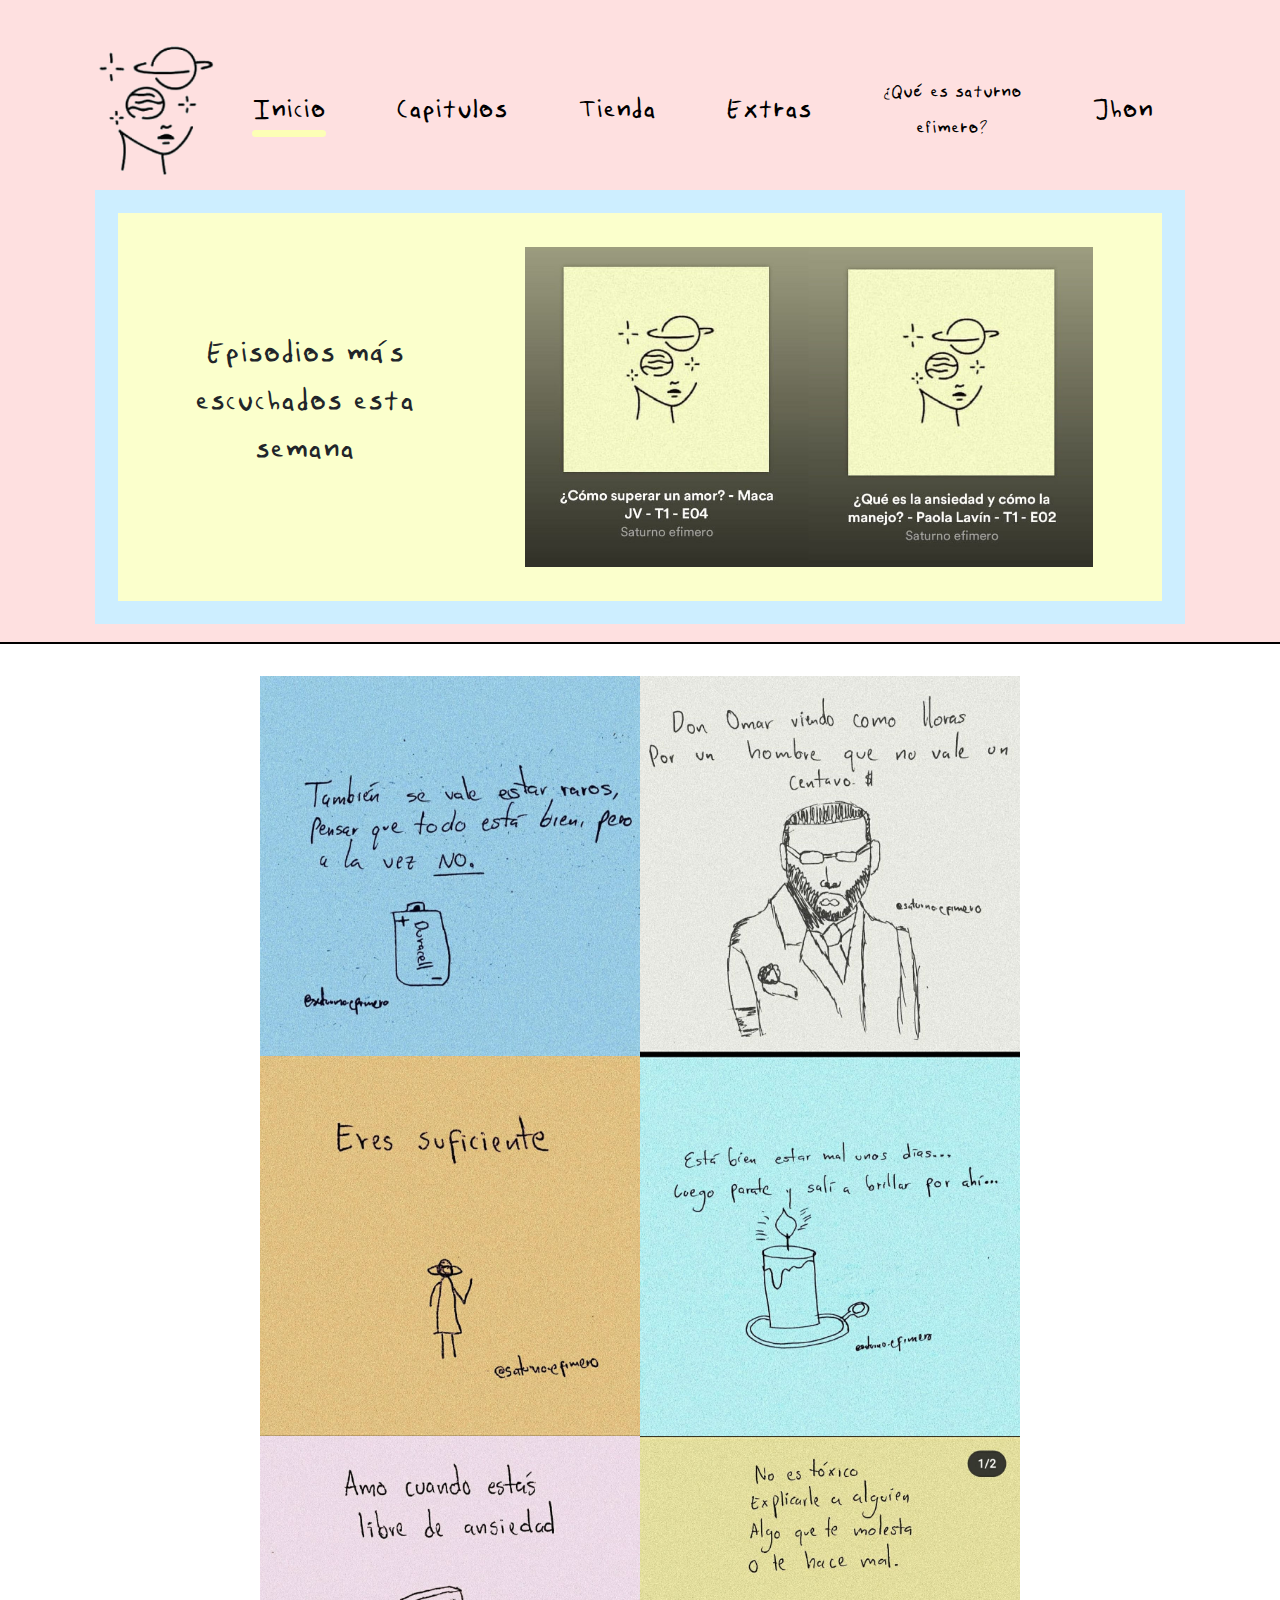
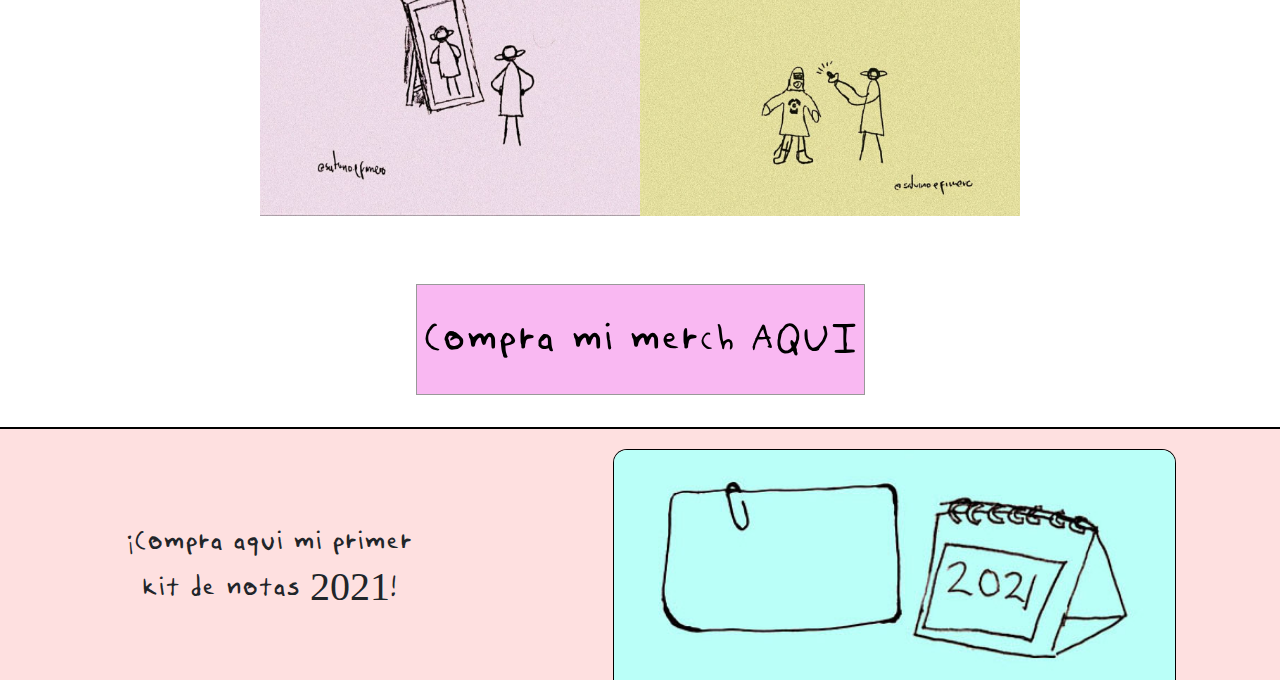
<file: index.html>
<!DOCTYPE html>
<html lang="en">
<head>
  <!-- Required meta tags -->
  <meta charset="UTF-8">
  <meta http-equiv="X-UA-Compatible" content="IE=edge">
  <meta name="viewport" content="width=device-width, initial-scale=1">
  <link rel="icon" href="assets/img/favicon.ico" type="image/x-icon"> 
  
  <!-- Bootstrap CSS -->
  <link rel="stylesheet" href="https://maxcdn.bootstrapcdn.com/bootstrap/4.0.0/css/bootstrap.min.css">
  <link rel="stylesheet" href="assets/css/common.css">
  <link rel="stylesheet" href="assets/css/nav.css">
  <link rel="stylesheet" href="assets/css/footer.css">
  <link rel="stylesheet" href="assets/css/notices.css">
  <link rel="stylesheet" href="assets/css/merch.css">

  <title>Saturno Efimero</title>
</head>
<body>
  <div class="container-fluid p-0">
    
    <!-- Navegador -->

    <div class="row row-nav">
      <div class="col-md">
        <nav class="nav-web">
          <a href="index.html">
            <img src="assets/img/logo.png" alt="Logotipo Web" />
          </a>
          <ul>
            <li>
              <a class="nav-active" href="index.html">Inicio <hr /></a>
            </li>
            <li>
              <a href="capitulos.html">Capitulos <hr /></a>
            </li>
            <li>
              <a href="tienda.html">Tienda <hr /></a>
            </li>
            <li>
              <a href="#">Extras <hr /></a>
            </li>
            <li>
              <a class="long-item" href="#">¿Qué es saturno efimero? <hr /></a>
            </li>
            <li>
              <a href="jhon.html">Jhon <hr /></a>
            </li>
          </ul>
        </nav>
        <nav class="nav-mobile">
          <button onClick="openMenu()" class="menu-button-open">
            <img src="assets/img/nav/boton-menu-movil.png" alt="Botón Menú" />
          </button>
          <a href="index.html">
            <img src="assets/img/logo.png" alt="Logotipo Móvil" />
          </a>
        </nav>
      </div>
    </div>
    
    <!-- Cuerpo -->

    <div class="row">
      <div class="col-md">
        <div class="notices">
          <h3 class="notices-title">Episodios más escuchados esta semana</h3>
          <div class="notices-content">
            <img src="assets/img/notices/capitulo-1.jpg" alt="Capitulo #1">
            <img src="assets/img/notices/capitulo-2.jpg" alt="Capitulo #2">
          </div>
        </div>
      </div>
    </div>

    <div class="row row-merch">
      <div class="col-md">
        <div class="merch">
          <div class="merch-notas">
            <img src="assets/img/merch/merch-notas-1.jpeg" alt="Merch Nota #1">
            <img src="assets/img/merch/merch-notas-2.jpeg" alt="Merch Nota #2">
            <img src="assets/img/merch/merch-notas-3.jpeg" alt="Merch Nota #3">
            <img src="assets/img/merch/merch-notas-4.jpeg" alt="Merch Nota #4">
            <img src="assets/img/merch/merch-notas-5.jpeg" alt="Merch Nota #5">
            <img src="assets/img/merch/merch-notas-6.jpeg" alt="Merch Nota #6">
          </div>
          <button>Compra mi merch AQUI</button>
        </div>
      </div>
    </div>
    
    <!-- Pie de Página -->

    <div class="row">
      <div class="col-md">  
        <footer class="footer-web">
          <a>¡Compra aqui mi primer kit de notas <span>2021</span>!</a>
          <img src="assets/img/footer/kit-notas.jpg" alt="Kit de Notas">
        </footer>
        <footer class="footer-mobile">
          <div class="logo">
            <img src="assets/img/logo.png" alt="Logotipo footer">
            <div class="email">
              <button>newsLetter</button>
              <p>saturno.efimero@hotmail.com</p>
            </div>
          </div>
          <ul class="menu">
            <li>
              <a href="index.html">Inicio</a>
            </li>
            <li>
              <a href="capitulos.html">Capitulos</a>
            </li>
            <li>
              <a href="tienda.html">Tienda</a>
            </li>
            <li>
              <a href="#">Extras</a>
            </li>
            <li>
              <a class="long-item" href="#">¿Qué es saturno efimero?</a>
            </li>
            <li>
              <a href="jhon.html">Jhon</a>
            </li>
          </ul>
        </footer>
      </div>
    </div>
  </div>

  <!-- Menú Móvil -->

  <div class="menu-modal"></div>
  <div class="menu-body">
    <img
      class="close-menu"
      onClick="closeMenu()"
      src="assets/img/nav/boton-cerrar-menu.png"
      alt="Cerrar Modal"
    >
    <ul>
      <li>
        <a class="nav-active" href="index.html">Inicio</a>
      </li>
      <li>
        <a href="capitulos.html">Capitulos</a>
      </li>
      <li>
        <a href="tienda.html">Tienda</a>
      </li>
      <li>
        <a href="#">Extras</a>
      </li>
      <li>
        <a class="long-item" href="#">¿Qué es saturno efimero?</a>
      </li>
      <li>
        <a href="jhon.html">Jhon</a>
      </li>
    </ul>
    <p class="signed">Saturno.efimero@hotmail.com</p>
  </div>

  <script src="https://code.jquery.com/jquery-3.2.1.slim.min.js"></script>
  <script src="https://cdnjs.cloudflare.com/ajax/libs/popper.js/1.12.9/umd/popper.min.js"></script>
  <script src="https://maxcdn.bootstrapcdn.com/bootstrap/4.0.0/js/bootstrap.min.js"></script>
  <script src="assets/js/nav.js"></script>
</body>
</html>
</file>
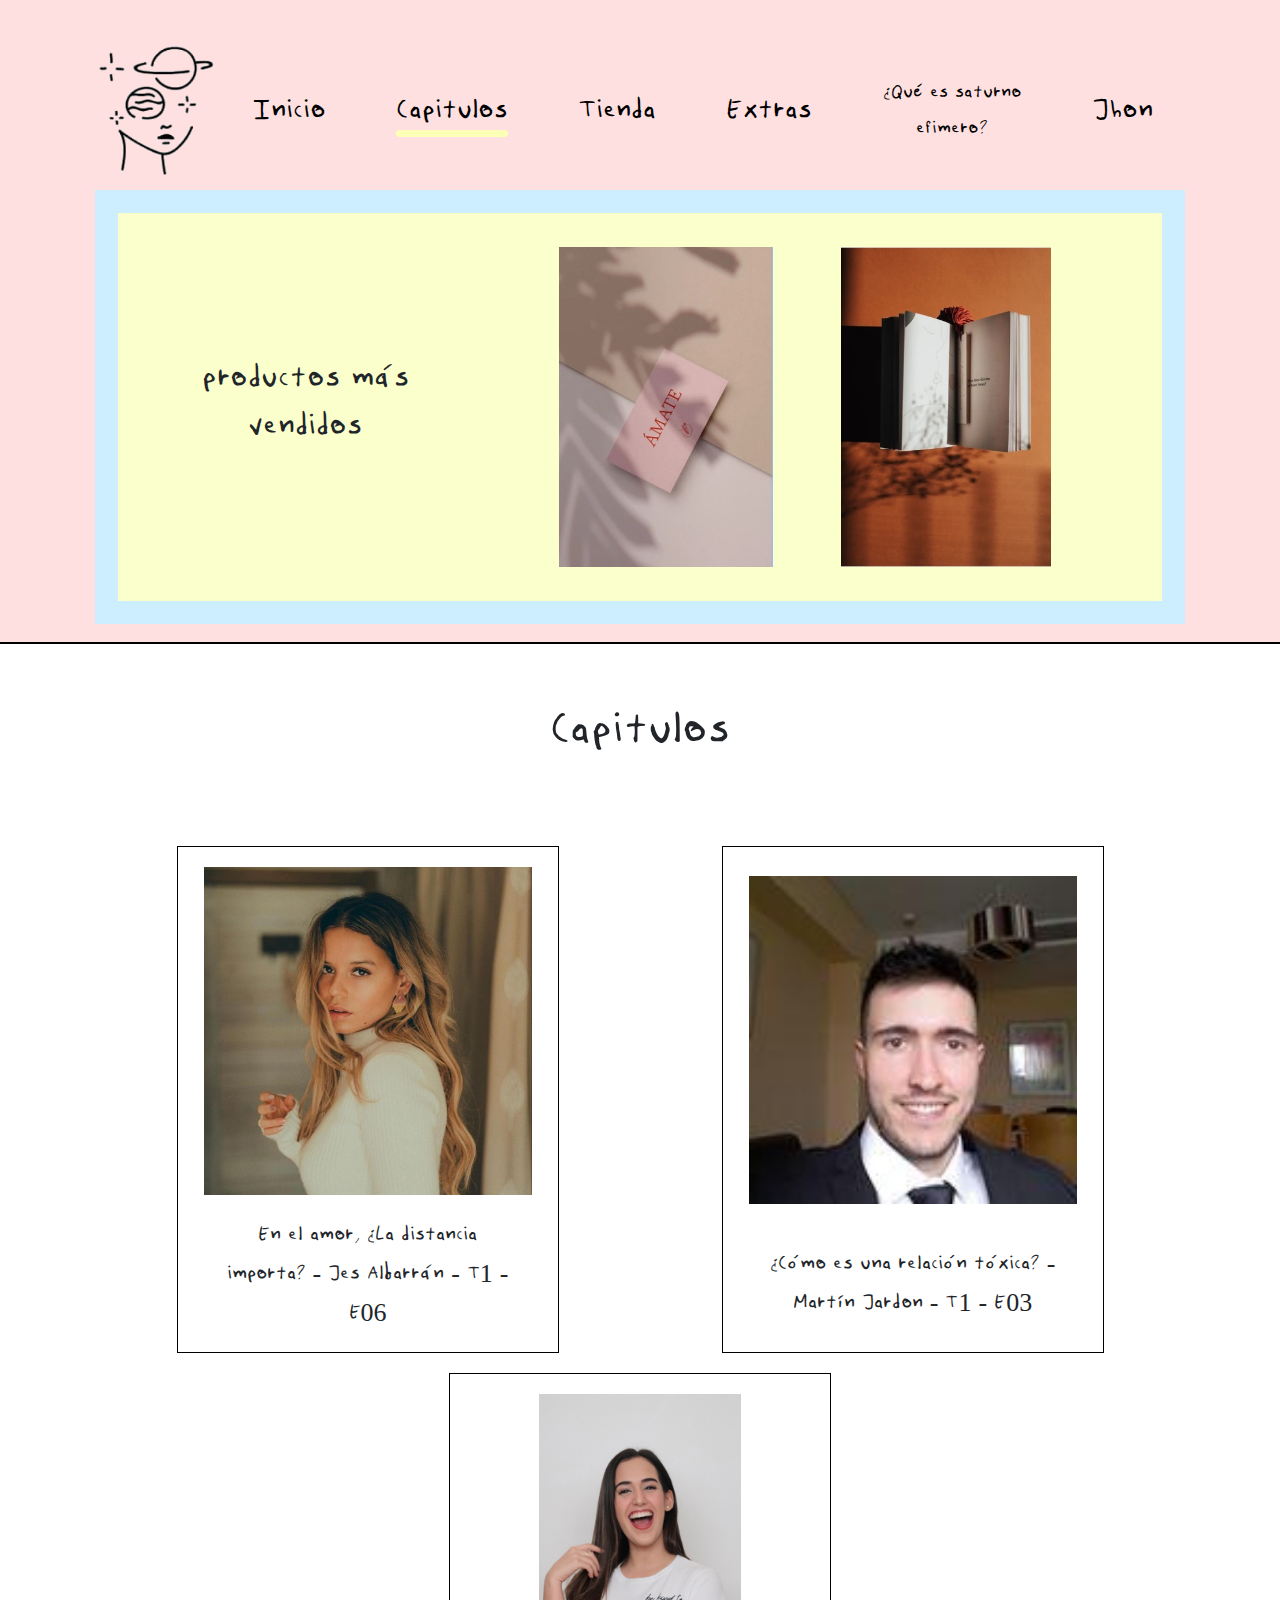
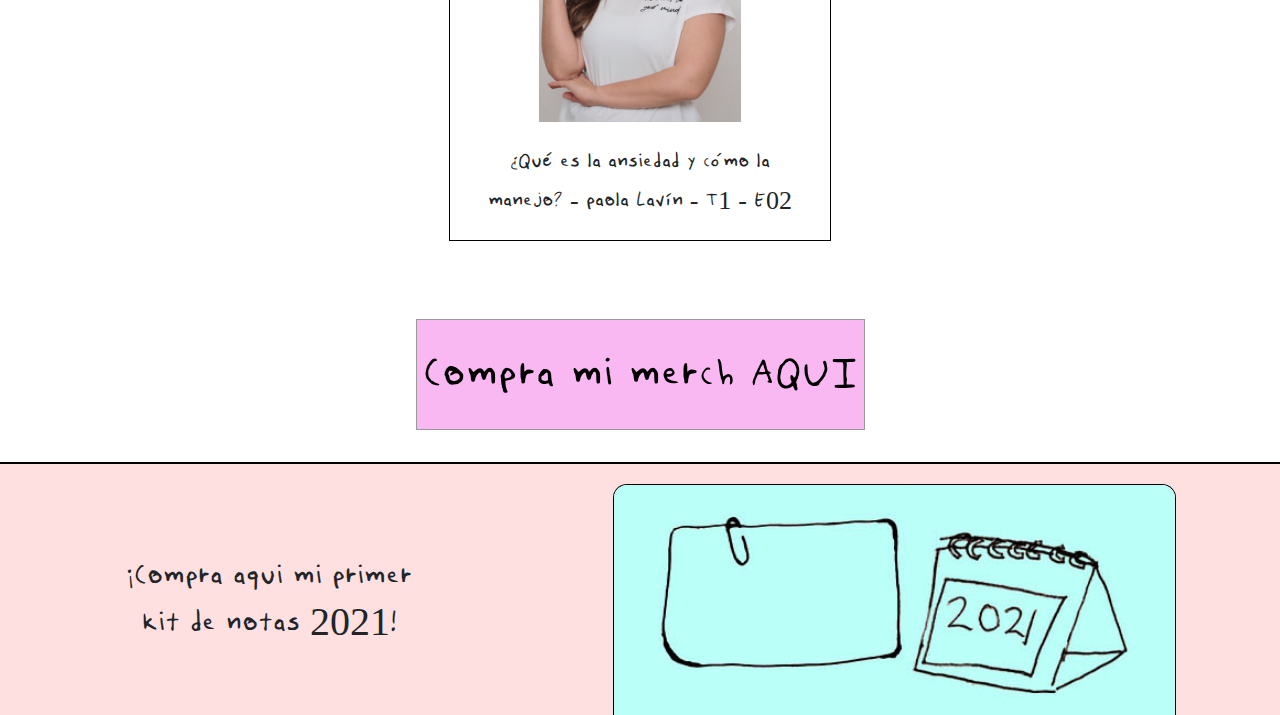
<file: capitulos.html>
<!DOCTYPE html>
<html lang="en">
<head>
  <!-- Required meta tags -->
  <meta charset="UTF-8">
  <meta http-equiv="X-UA-Compatible" content="IE=edge">
  <meta name="viewport" content="width=device-width, initial-scale=1">
  <link rel="icon" href="assets/img/favicon.ico" type="image/x-icon"> 
  
  <!-- Bootstrap CSS -->
  <link rel="stylesheet" href="https://maxcdn.bootstrapcdn.com/bootstrap/4.0.0/css/bootstrap.min.css">
  <link rel="stylesheet" href="assets/css/common.css">
  <link rel="stylesheet" href="assets/css/nav.css">
  <link rel="stylesheet" href="assets/css/footer.css">
  <link rel="stylesheet" href="assets/css/notices.css">
  <link rel="stylesheet" href="assets/css/merch.css">

  <title>Saturno Efimero</title>
</head>
<body>
  <div class="container-fluid p-0">
    
    <!-- Navegador -->

    <div class="row row-nav">
      <div class="col-md">
        <nav class="nav-web">
          <a href="index.html">
            <img src="assets/img/logo.png" alt="Logotipo Web" />
          </a>
          <ul>
            <li>
              <a href="index.html">Inicio <hr /></a>
            </li>
            <li>
              <a class="nav-active" href="capitulos.html">Capitulos <hr /></a>
            </li>
            <li>
              <a href="tienda.html">Tienda <hr /></a>
            </li>
            <li>
              <a href="#">Extras <hr /></a>
            </li>
            <li>
              <a class="long-item" href="#">¿Qué es saturno efimero? <hr /></a>
            </li>
            <li>
              <a href="jhon.html">Jhon <hr /></a>
            </li>
          </ul>
        </nav>
        <nav class="nav-mobile">
          <button onClick="openMenu()" class="menu-button-open">
            <img src="assets/img/nav/boton-menu-movil.png" alt="Botón Menú" />
          </button>
          <a href="index.html">
            <img src="assets/img/logo.png" alt="Logotipo Móvil" />
          </a>
        </nav>
      </div>
    </div>
    
    <!-- Cuerpo -->

    <div class="row">
      <div class="col-md">
        <div class="notices">
          <h3 class="notices-title">productos más vendidos</h3>
          <div class="notices-content">
            <img src="assets/img/notices/producto-1.jpg" alt="Producto #1">
            <img src="assets/img/notices/producto-2.jpg" alt="Producto #2">
          </div>
        </div>
      </div>
    </div>

    <div class="row row-merch">
      <div class="col-md">
        <div class="merch">
          <div class="merch-chapters">
            <h1>Capitulos</h1>
            <div class="chapters-container">
              <div class="chapter">
                <div>
                  <img src="assets/img/merch/merch-capitulo-1.jpeg" alt="Merch Capitulo #1">
                </div>
                <p>En el amor, ¿La distancia importa? - Jes Albarrán - T1 - E06</p>
              </div>
              <div class="chapter">
                <div>
                  <img src="assets/img/merch/merch-capitulo-2.jpeg" alt="Merch Capitulo #2">
                </div>
                <p>¿Cómo es una relación tóxica? - Martín Jardon - T1 - E03</p>
              </div>
              <div class="chapter">
                <div>
                  <img src="assets/img/merch/merch-capitulo-3.jpg" alt="Merch Capitulo #3">
                </div>
                <p>¿Qué es la ansiedad y cómo la manejo? - paola Lavín - T1 - E02</p>
              </div>
            </div>
          </div>
          <button>Compra mi merch AQUI</button>
        </div>
      </div>
    </div>
    
    <!-- Pie de Página -->

    <div class="row">
      <div class="col-md">  
        <footer class="footer-web">
          <a>¡Compra aqui mi primer kit de notas <span>2021</span>!</a>
          <img src="assets/img/footer/kit-notas.jpg" alt="Kit de Notas">
        </footer>
        <footer class="footer-mobile">
          <div class="logo">
            <img src="assets/img/logo.png" alt="Logotipo footer">
            <div class="email">
              <button>newsLetter</button>
              <p>saturno.efimero@hotmail.com</p>
            </div>
          </div>
          <ul class="menu">
            <li>
              <a href="index.html">Inicio</a>
            </li>
            <li>
              <a href="capitulos.html">Capitulos</a>
            </li>
            <li>
              <a href="tienda.html">Tienda</a>
            </li>
            <li>
              <a href="#">Extras</a>
            </li>
            <li>
              <a class="long-item" href="#">¿Qué es saturno efimero?</a>
            </li>
            <li>
              <a href="jhon.html">Jhon</a>
            </li>
          </ul>
        </footer>
      </div>
    </div>
  </div>

  <!-- Menú Móvil -->

  <div class="menu-modal"></div>
  <div class="menu-body">
    <img
      class="close-menu"
      onClick="closeMenu()"
      src="assets/img/nav/boton-cerrar-menu.png"
      alt="Cerrar Modal"
    >
    <ul>
      <li>
        <a href="index.html">Inicio</a>
      </li>
      <li>
        <a class="nav-active" href="capitulos.html">Capitulos</a>
      </li>
      <li>
        <a href="tienda.html">Tienda</a>
      </li>
      <li>
        <a href="#">Extras</a>
      </li>
      <li>
        <a class="long-item" href="#">¿Qué es saturno efimero?</a>
      </li>
      <li>
        <a href="jhon.html">Jhon</a>
      </li>
    </ul>
    <p class="signed">Saturno.efimero@hotmail.com</p>
  </div>

  <script src="https://code.jquery.com/jquery-3.2.1.slim.min.js"></script>
  <script src="https://cdnjs.cloudflare.com/ajax/libs/popper.js/1.12.9/umd/popper.min.js"></script>
  <script src="https://maxcdn.bootstrapcdn.com/bootstrap/4.0.0/js/bootstrap.min.js"></script>
  <script src="assets/js/nav.js"></script>
</body>
</html>
</file>
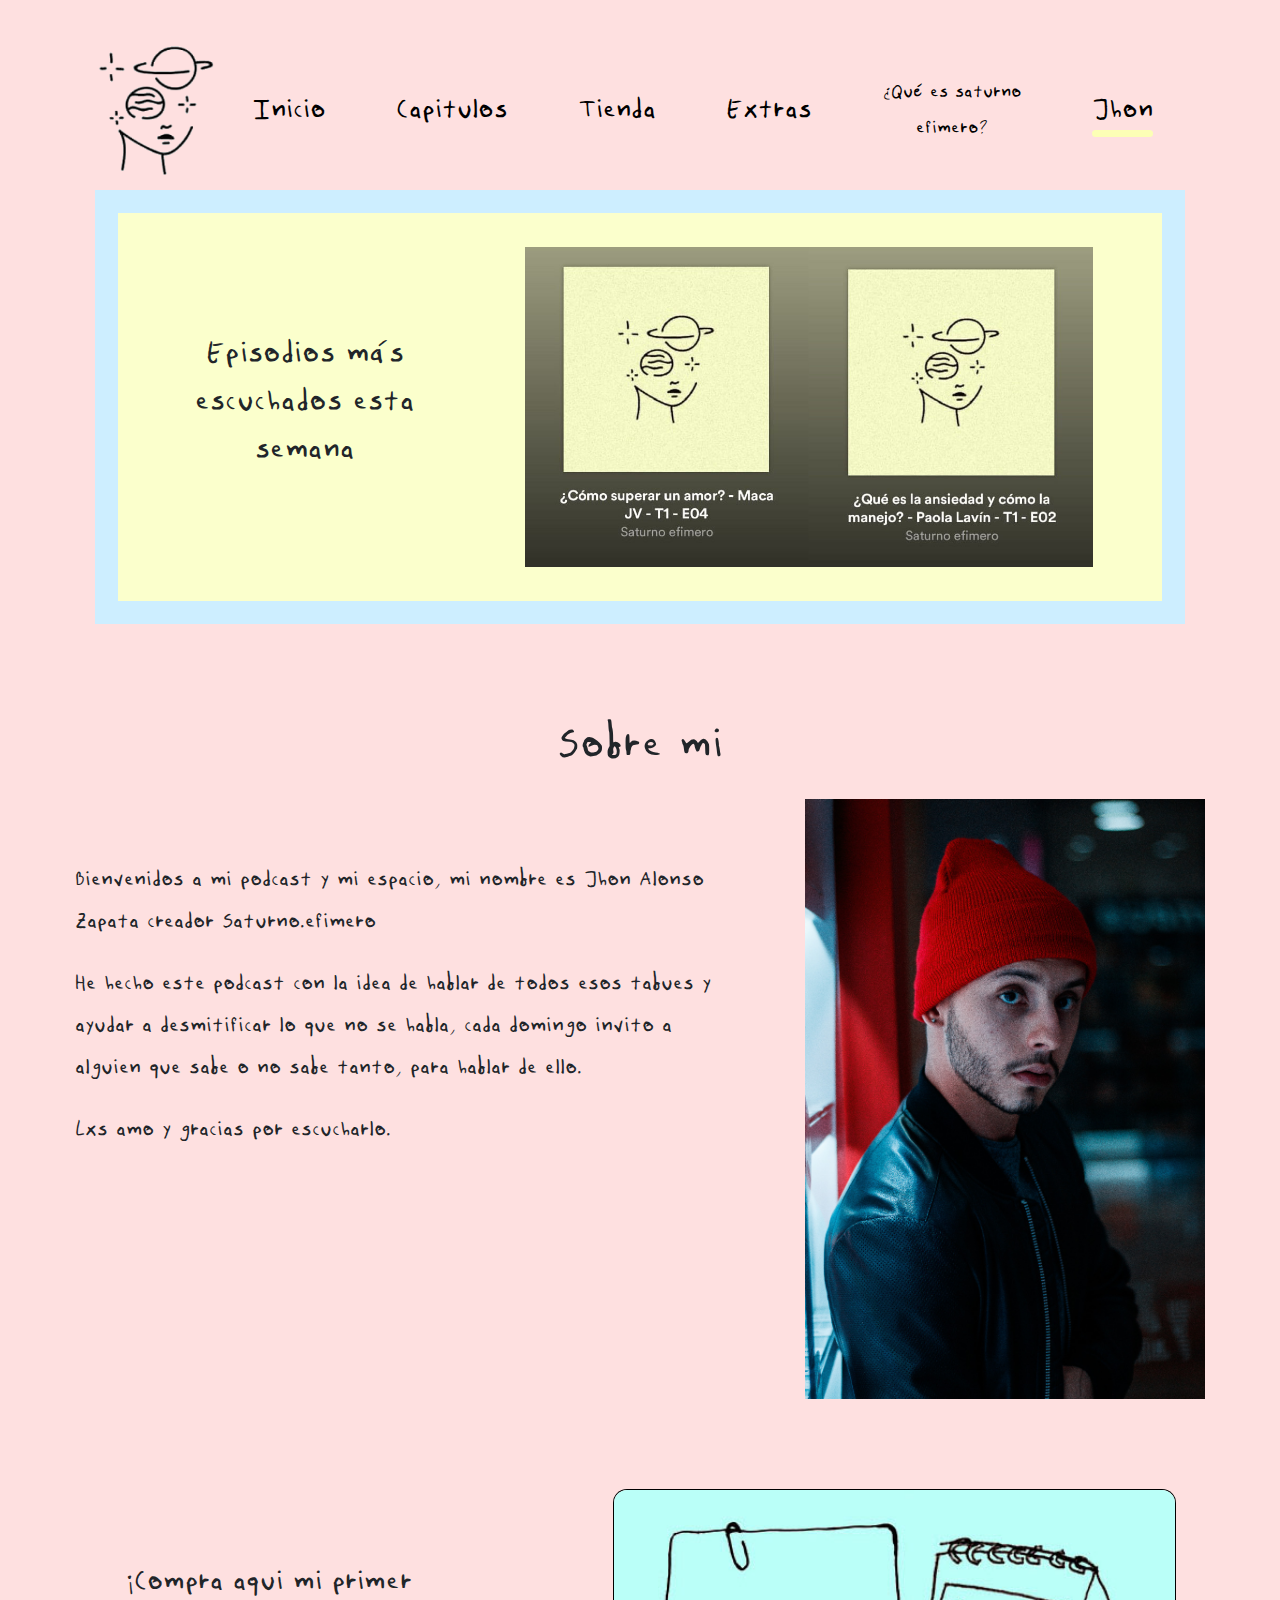
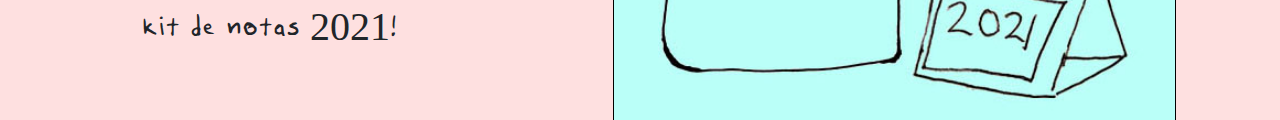
<file: jhon.html>
<!DOCTYPE html>
<html lang="en">
<head>
  <!-- Required meta tags -->
  <meta charset="UTF-8">
  <meta http-equiv="X-UA-Compatible" content="IE=edge">
  <meta name="viewport" content="width=device-width, initial-scale=1">
  <link rel="icon" href="assets/img/favicon.ico" type="image/x-icon">  
  
  <!-- Bootstrap CSS -->
  <link rel="stylesheet" href="https://maxcdn.bootstrapcdn.com/bootstrap/4.0.0/css/bootstrap.min.css">
  <link rel="stylesheet" href="assets/css/common.css">
  <link rel="stylesheet" href="assets/css/nav.css">
  <link rel="stylesheet" href="assets/css/footer.css">
  <link rel="stylesheet" href="assets/css/notices.css">
  <link rel="stylesheet" href="assets/css/about-me.css">

  <title>Saturno Efimero</title>
</head>
<body>
  <div class="container-fluid p-0">
    
    <!-- Navegador -->

    <div class="row row-nav">
      <div class="col-md">
        <nav class="nav-web">
          <a href="index.html">
            <img src="assets/img/logo.png" alt="Logotipo Web" />
          </a>
          <ul>
            <li>
              <a href="index.html">Inicio <hr /></a>
            </li>
            <li>
              <a href="capitulos.html">Capitulos <hr /></a>
            </li>
            <li>
              <a href="tienda.html">Tienda <hr /></a>
            </li>
            <li>
              <a href="#">Extras <hr /></a>
            </li>
            <li>
              <a class="long-item" href="#">¿Qué es saturno efimero? <hr /></a>
            </li>
            <li>
              <a class="nav-active" href="jhon.html">Jhon <hr /></a>
            </li>
          </ul>
        </nav>
        <nav class="nav-mobile">
          <button onClick="openMenu()" class="menu-button-open">
            <img src="assets/img/nav/boton-menu-movil.png" alt="Botón Menú" />
          </button>
          <a href="index.html">
            <img src="assets/img/logo.png" alt="Logotipo Móvil" />
          </a>
        </nav>
      </div>
    </div>

    <!-- Cuerpo -->

    <div class="row">
      <div class="col-md">
        <div class="notices">
          <h3 class="notices-title">Episodios más escuchados esta semana</h3>
          <div class="notices-content">
            <img src="assets/img/notices/capitulo-1.jpg" alt="Capitulo #1">
            <img src="assets/img/notices/capitulo-2.jpg" alt="Capitulo #2">
          </div>
        </div>
      </div>
    </div>

    <div class="row">
      <div class="col-md">
        <div class="about-me">
          <h1>Sobre mi</h1>
          <div class="content">
            <div class="iformation">
              <p>Bienvenidos a mi podcast y mi espacio, mi nombre es Jhon Alonso Zapata creador Saturno.efimero</p>
              <p>He hecho este podcast con la idea de hablar de todos esos tabues y ayudar a desmitificar lo que no se habla, cada domingo invito a alguien que sabe o no sabe tanto, para hablar de ello.</p>
              <p>Lxs amo y gracias por escucharlo.</p>
            </div>
            <img src="assets/img/about-me/john.jpeg" alt="Fundador de Saturno Efimero">
          </div>
        </div>
      </div>
    </div>
    
    <!-- Pie de Página -->

    <div class="row">
      <div class="col-md">  
        <footer class="footer-web">
          <a>¡Compra aqui mi primer kit de notas <span>2021</span>!</a>
          <img src="assets/img/footer/kit-notas.jpg" alt="Kit de Notas">
        </footer>
        <footer class="footer-mobile">
          <div class="logo">
            <img src="assets/img/logo.png" alt="Logotipo footer">
            <div class="email">
              <button>newsLetter</button>
              <p>saturno.efimero@hotmail.com</p>
            </div>
          </div>
          <ul class="menu">
            <li>
              <a href="index.html">Inicio</a>
            </li>
            <li>
              <a href="capitulos.html">Capitulos</a>
            </li>
            <li>
              <a href="tienda.html">Tienda</a>
            </li>
            <li>
              <a href="#">Extras</a>
            </li>
            <li>
              <a class="long-item" href="#">¿Qué es saturno efimero?</a>
            </li>
            <li>
              <a href="jhon.html">Jhon</a>
            </li>
          </ul>
        </footer>
      </div>
    </div>
  </div>

  <!-- Menú Móvil -->

  <div class="menu-modal"></div>
  <div class="menu-body">
    <img
      class="close-menu"
      onClick="closeMenu()"
      src="assets/img/nav/boton-cerrar-menu.png"
      alt="Cerrar Modal"
    >
    <ul>
      <li>
        <a href="index.html">Inicio</a>
      </li>
      <li>
        <a href="capitulos.html">Capitulos</a>
      </li>
      <li>
        <a href="tienda.html">Tienda</a>
      </li>
      <li>
        <a href="#">Extras</a>
      </li>
      <li>
        <a class="long-item" href="#">¿Qué es saturno efimero?</a>
      </li>
      <li>
        <a class="nav-active" href="jhon.html">Jhon</a>
      </li>
    </ul>
    <p class="signed">Saturno.efimero@hotmail.com</p>
  </div>

  <script src="https://code.jquery.com/jquery-3.2.1.slim.min.js"></script>
  <script src="https://cdnjs.cloudflare.com/ajax/libs/popper.js/1.12.9/umd/popper.min.js"></script>
  <script src="https://maxcdn.bootstrapcdn.com/bootstrap/4.0.0/js/bootstrap.min.js"></script>
  <script src="assets/js/nav.js"></script>
</body>
</html>
</file>
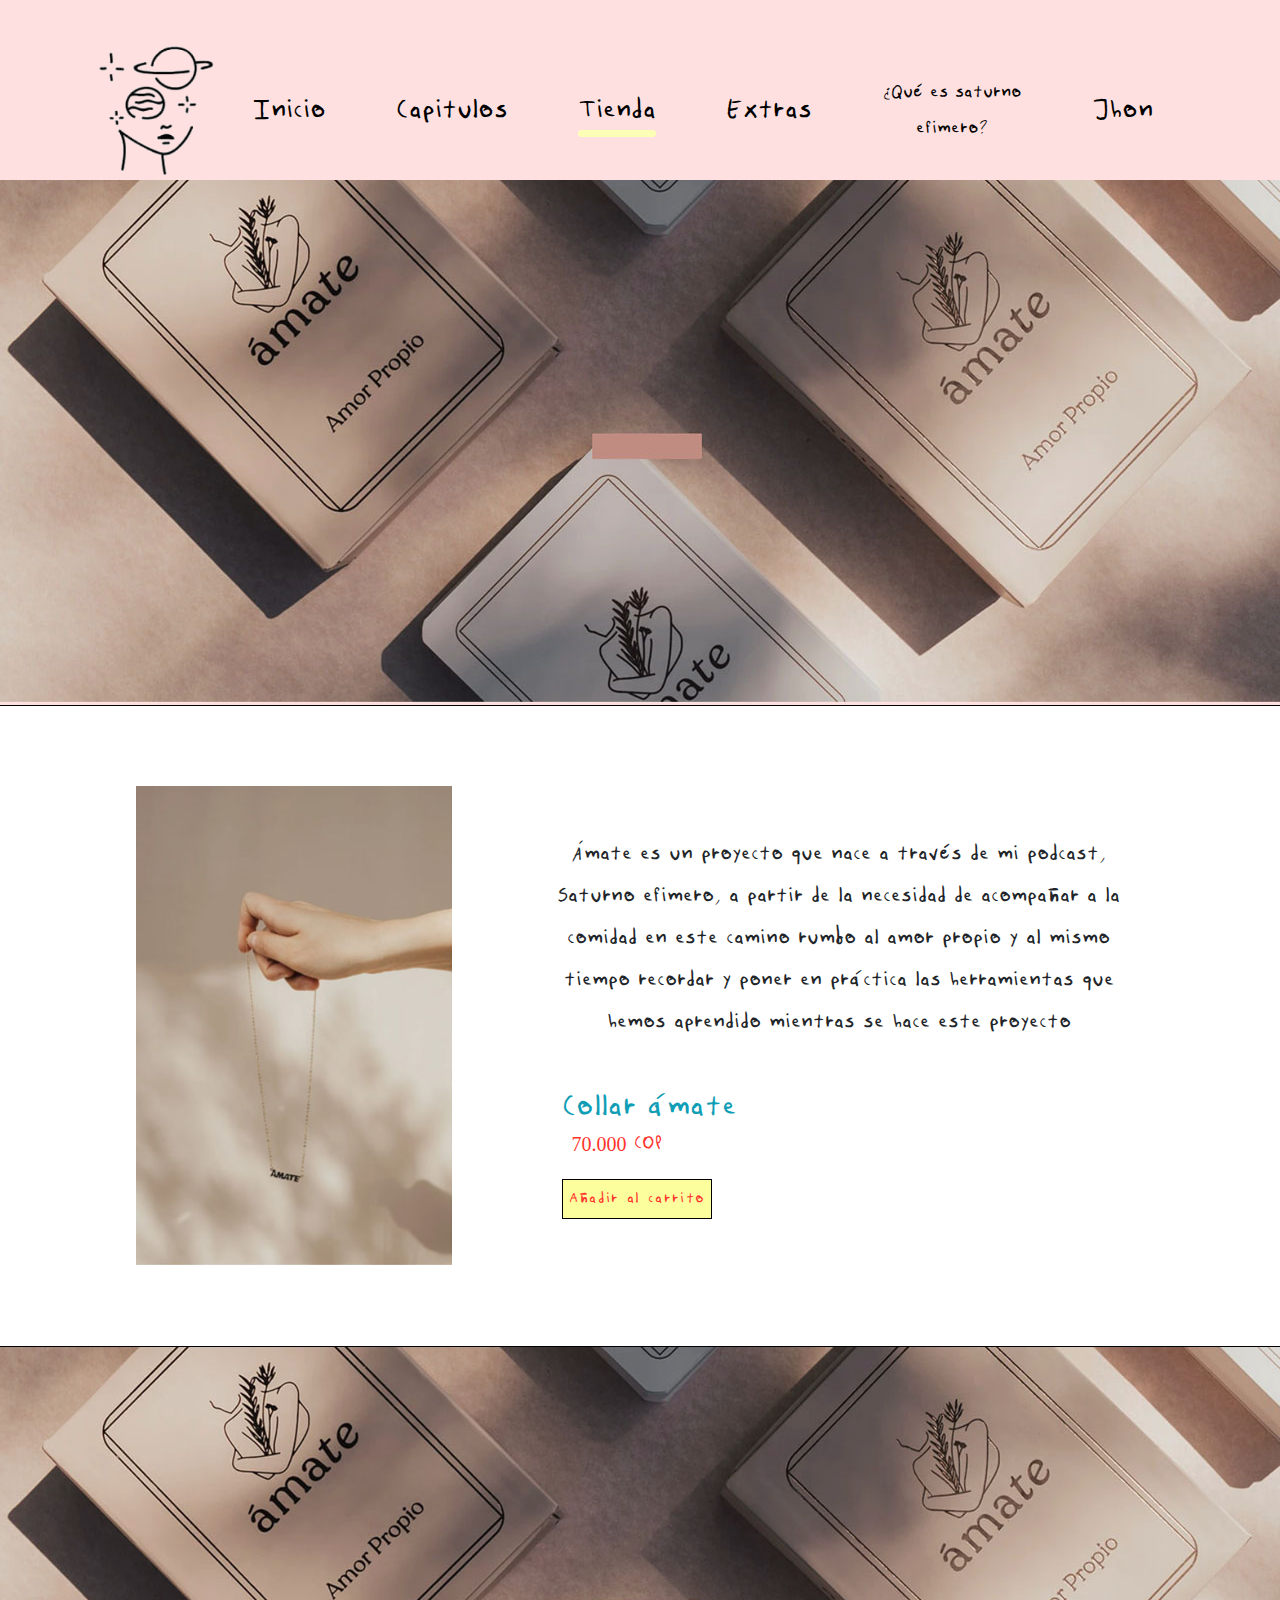
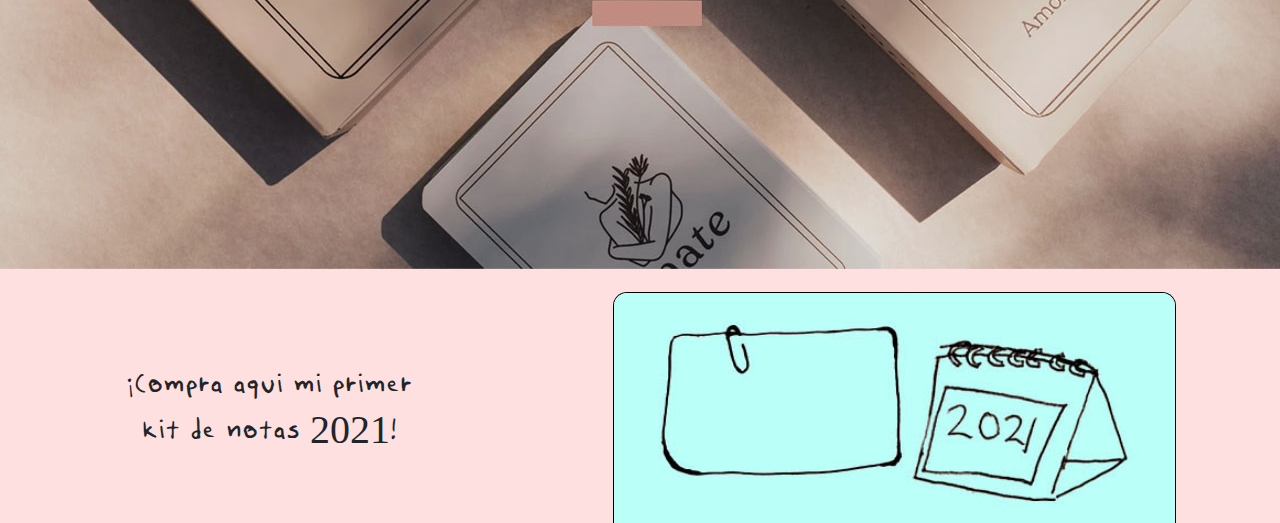
<file: tienda.html>
<!DOCTYPE html>
<html lang="en">
<head>
  <!-- Required meta tags -->
  <meta charset="UTF-8">
  <meta http-equiv="X-UA-Compatible" content="IE=edge">
  <meta name="viewport" content="width=device-width, initial-scale=1">
  <link rel="icon" href="assets/img/favicon.ico" type="image/x-icon"> 
  
  <!-- Bootstrap CSS -->
  <link rel="stylesheet" href="https://maxcdn.bootstrapcdn.com/bootstrap/4.0.0/css/bootstrap.min.css">
  <link rel="stylesheet" href="assets/css/common.css">
  <link rel="stylesheet" href="assets/css/nav.css">
  <link rel="stylesheet" href="assets/css/footer.css">
  <link rel="stylesheet" href="assets/css/store.css">

  <title>Saturno Efimero</title>
</head>
<body>
  <div class="container-fluid p-0">
    
    <!-- Navegador -->

    <div class="row row-nav">
      <div class="col-md">
        <nav class="nav-web">
          <a href="index.html">
            <img src="assets/img/logo.png" alt="Logotipo Web" />
          </a>
          <ul>
            <li>
              <a href="index.html">Inicio <hr /></a>
            </li>
            <li>
              <a href="capitulos.html">Capitulos <hr /></a>
            </li>
            <li>
              <a class="nav-active" href="tienda.html">Tienda <hr /></a>
            </li>
            <li>
              <a href="#">Extras <hr /></a>
            </li>
            <li>
              <a class="long-item" href="#">¿Qué es saturno efimero? <hr /></a>
            </li>
            <li>
              <a href="jhon.html">Jhon <hr /></a>
            </li>
          </ul>
        </nav>
        <nav class="nav-mobile">
          <button onClick="openMenu()" class="menu-button-open">
            <img src="assets/img/nav/boton-menu-movil.png" alt="Botón Menú" />
          </button>
          <a href="index.html">
            <img src="assets/img/logo.png" alt="Logotipo Móvil" />
          </a>
        </nav>
      </div>
    </div>

    <!-- Cuerpo -->

    <img src="assets/img/presentation-love.jpg" alt="Presentación Ámate" class="love-background">

    <div class="row row-store">
      <div class="col-md">
        <div class="store">
          <img src="assets/img/store/love-necklace.jpg" alt="Collar Ámate">
          <div class="product-content">
            <p class="description">Ámate es un proyecto que nace a través de mi podcast, Saturno efimero, a partir de la necesidad de acompañar a la comidad en este camino rumbo al amor propio y al mismo tiempo recordar y poner en práctica las herramientas que hemos aprendido mientras se hace este proyecto</p>
            <div class="information">
              <p class="name">Collar ámate</p>
              <p class="price"><span>70.000</span> COP</p>
              <button>Añadir al carrito</button>
            </div>
          </div>
        </div>
      </div>
    </div>

    <img src="assets/img/presentation-love.jpg" alt="Presentación Amate" class="love-background">
    
    <!-- Pie de Página -->

    <div class="row">
      <div class="col-md">  
        <footer class="footer-web">
          <a>¡Compra aqui mi primer kit de notas <span>2021</span>!</a>
          <img src="assets/img/footer/kit-notas.jpg" alt="Kit de Notas">
        </footer>
        <footer class="footer-mobile">
          <div class="logo">
            <img src="assets/img/logo.png" alt="Logotipo footer">
            <div class="email">
              <button>newsLetter</button>
              <p>saturno.efimero@hotmail.com</p>
            </div>
          </div>
          <ul class="menu">
            <li>
              <a href="index.html">Inicio</a>
            </li>
            <li>
              <a href="capitulos.html">Capitulos</a>
            </li>
            <li>
              <a href="tienda.html">Tienda</a>
            </li>
            <li>
              <a href="#">Extras</a>
            </li>
            <li>
              <a class="long-item" href="#">¿Qué es saturno efimero?</a>
            </li>
            <li>
              <a href="jhon.html">Jhon</a>
            </li>
          </ul>
        </footer>
      </div>
    </div>
  </div>

  <!-- Menú Móvil -->

  <div class="menu-modal"></div>
  <div class="menu-body">
    <img
      class="close-menu"
      onClick="closeMenu()"
      src="assets/img/nav/boton-cerrar-menu.png"
      alt="Cerrar Modal"
    >
    <ul>
      <li>
        <a href="index.html">Inicio</a>
      </li>
      <li>
        <a href="capitulos.html">Capitulos</a>
      </li>
      <li>
        <a class="nav-active" href="tienda.html">Tienda</a>
      </li>
      <li>
        <a href="#">Extras</a>
      </li>
      <li>
        <a class="long-item" href="#">¿Qué es saturno efimero?</a>
      </li>
      <li>
        <a href="jhon.html">Jhon</a>
      </li>
    </ul>
    <p class="signed">Saturno.efimero@hotmail.com</p>
  </div>

  <script src="https://code.jquery.com/jquery-3.2.1.slim.min.js"></script>
  <script src="https://cdnjs.cloudflare.com/ajax/libs/popper.js/1.12.9/umd/popper.min.js"></script>
  <script src="https://maxcdn.bootstrapcdn.com/bootstrap/4.0.0/js/bootstrap.min.js"></script>
  <script src="assets/js/nav.js"></script>
</body>
</html>
</file>
<file: assets/css/common.css>
@font-face {
  font-family: 'SaturnoEfimero';
  src: url('../font/Saturno.woff') format('woff'), /* Modern Browsers */
       url('../font/Saturno.ttf')  format('truetype') /* Safari, Android, iOS */
}

* {
  margin: 0px;
  padding: 0px;
  box-sizing: content-box;
  font-size: 20px;
  font-family: 'SaturnoEfimero';
}

body {
  background: #FEE0E0;
}

/* Scroll bar */

::-webkit-scrollbar{
  width:15px;
  background-color:#b9d8e7;
}
::-webkit-scrollbar-thumb{
  -webkit-border-radius:5px;
  border-radius:5px;
  background-color:#b9d8e7;
}
::-webkit-scrollbar-track{
  -webkit-border-radius:0;
  border-radius:0;
  background-color:#ffffff;
}

/* Personalización de Bootstrap */

.row {
  margin: 0px;
}

button {
  outline: none !important;
  border: none;
  cursor: pointer;
}
</file>
<file: assets/css/nav.css>
.nav-web,
.nav-mobile {
  justify-content: center;
  align-items: center;
}

.nav-web {
  margin: 40px 10px 0px;
  display: flex;
}

.nav-mobile {
  padding: 20px 10px;
  position: relative;
  display: none;
}

/* Logo */

.nav-web a img {
  height: 140px;
}

.nav-mobile a img {
  height: 80px;
}

/* Menú WEB */

.nav-web ul {
  margin: 0px;
  display: flex;
  justify-content: center;
}

.nav-web ul li {
  max-width: 140px;
  list-style: none;
  margin: 0px 35px;
  display: flex;
  align-items: center;
}

.nav-web ul li a, a:hover {
  font-size: 36px;
  color: #000;
  text-decoration: none;
  position: relative;
}

/* Menú WEB -> Barra del hover */

.nav-web ul li a hr {
  position: absolute;
  bottom: -20px;
  border: none;
  left: 0;
  width: 100%;
  background: #FCFFB6;
  padding: 3.5px 0px;
  border-radius: 15px;
  opacity: 0;
  transition: opacity ease 300ms;
}

.nav-web ul li a:hover hr,
.nav-web ul li .nav-active hr {
  opacity: 1;
}

/* Menú WEB -> Items de texto largo */

.nav-web ul li .long-item {
  font-size: 24px;
  text-align: center;
}

.nav-web ul li .long-item hr {
  bottom: -24px;
}

/* Menú Móvil */

.nav-mobile .menu-button-open {
  position: absolute;
  outline: none;
  border: none;
  background: none;
  right: 0;
  top: 0;
  height: 100%;
}

.nav-mobile .menu-button-open img {
  height: 50px;
}

/* Menú Móvil -> Modal Menú */

.menu-modal {
  position: fixed;
  display: none;
  top: 0;
  left: 0;
  width: 100vw;
  height: 100vh;
  background: rgba(255, 255, 255, 0.4);
}

.menu-body {
  z-index: 5;
  position: fixed;
  top: 0;
  right: -79vw;
  width: 75vw;
  height: 100vh;
  background: #fff;
  border-left: 1px solid #bebebe;
  display: flex;
  flex-direction: column;
  justify-content: space-between;
  transition: right 500ms ease;
}

.menu-modal-open {
  display: block;
}

.menu-body-open {
  right: 0;
}

.menu-body .close-menu {
  position: absolute;
  top: 10px;
  right: 20px;
  text-align: right;
  height: 50px;
  cursor: pointer;
}

.menu-body ul {
  margin: 44px 0px 0px;
  height: 75%;
  display: flex;
  flex-direction: column;
}

.menu-body ul li {
  max-width: 180px;
  list-style: none;
  margin: 0px 8px 23px;
  text-align: center;
}

.menu-body ul li a, a:hover {
  font-size: 22px;
  color: #000;
  text-decoration: none;
}

.menu-body ul li .nav-active {
  font-size: 29px;
}

.menu-body .signed {
  width: 100%;
  margin: 0px;
  padding: 20px 5px;
  text-align: center;
  box-sizing: border-box;
}

/* Media Query Versión Movil */

@media (max-width: 1100px) {
  .nav-web {
    display: none;
  }

  .nav-mobile {
    display: flex;
  }

  .row-nav {
    background: #FEE0E0;
  }
}

@media (min-width: 1100px) {
  .menu-modal-open {
    display: none;
  }
  
  .menu-body-open {
    right: -79vw;
  }
}
</file>
<file: assets/css/footer.css>
.footer-web {
  width: 100%;
  margin-top: 20px;
  display: flex;
  justify-content: space-around;
  align-items: center;
}

.footer-mobile {
  margin: 16px 8px;
  display: none;
  flex-direction: column;
}

/* Footer WEB */

.footer-web a,
.footer-web a:hover {
  text-align: center;
  line-height: 34pt;
  font-size: 37px;
  max-width: 330px;
  text-decoration: none;
  cursor: pointer;
}

.footer-web a span {
  font-family: 'Calibri';
  font-size: 40px;
}

.footer-web img {
  border: 1px solid #000;
  border-bottom: none;
  border-top-left-radius: 14px;
  border-top-right-radius: 14px;
  height: 230px;
}

/* Footer Móvil */

.footer-mobile .logo {
  width: 100%;
  display: flex;
  justify-content: space-between;
}

.footer-mobile .logo img {
  height: 80px;
}

.footer-mobile .logo .email {
  display: flex;
  flex-direction: column;
  align-items: center;
  justify-content: center;
}

.footer-mobile .logo .email button {
  border: 1px solid #000;
  padding: 2px 24px;
  margin-bottom: 10px;
  background: #CDEEFF;
}
.footer-mobile .logo .email p {
  margin: 0px;
  font-size: 18px;
}

.footer-mobile .menu {
  margin-top: 20px;
  display: flex;
  justify-content: center;
  align-items: center;
  flex-wrap: wrap;
}

.footer-mobile .menu li {
  list-style: none;
  line-height: 19pt;
  margin: 0px 10px;
}

.footer-mobile .menu li a, a:hover {
  font-size: 19px;
  color: #000;
  text-decoration: none;
}

/* Media Query Versión Movil */

@media (max-width: 1100px) {
  .footer-web {
    display: none;
  }

  .footer-mobile {
    display: flex;
  }
}
</file>
<file: assets/css/notices.css>
.notices {
  border: 23px solid #CDEEFF;
  background: #FBFFCC;
  width: 80%;
  margin: 10px auto 18px;
  display: flex;
  justify-content: space-around;
  align-items: center;
  padding: 34px 22px;
}

.notices .notices-title {
  text-align: center;
  max-width: 220px;
  font-size: 40px;
}

.notices .notices-content {
  width: 56%;
  display: flex;
  justify-content: space-around;
}

.notices .notices-content img {
  height: 320px;
}

/* Media Query Versión Movil */

@media (max-width: 1100px) {
  .notices {
    width: auto;
    display: flex;
    flex-direction: column;
    align-items: center;
    padding: 28px 18px;
  }

  .notices .notices-title {
    font-size: 23px;
  }

  .notices .notices-content {
    width: 100%;
  }

  .notices .notices-content img {
    height: 120px;
  }
}
</file>
<file: assets/css/merch.css>
.row-merch {
  background: #FFF;
  border-top: 2px solid #000;
  border-bottom: 2px solid #000;
}

.merch {
  margin: 10px auto;
  display: flex;
  flex-direction: column;
  align-items: center;
  padding: 22px 80px;
}

/* Notas */

.merch .merch-notas {
  margin-bottom: 68px;
  display: flex;
  flex-wrap: wrap;
  justify-content: center;
}

.merch .merch-notas img {
  height: 380px;
  margin: 0px;
}

/* Capitulos */

.merch .merch-chapters {
  margin-bottom: 68px;
  display: flex;
  flex-direction: column;
  align-items: center;
  width: 100%;
}

.merch .merch-chapters h1 {
  font-size: 58px;
  margin: 20px 0px 70px;
}

.merch .merch-chapters .chapters-container {
  display: flex;
  flex-wrap: wrap;
  justify-content: space-around;
  width: 100%;
}

.chapters-container .chapter {
  border: 1px solid #000;
  padding: 20px;
  display: flex;
  max-width: 340px;
  margin: 10px 0px;
  flex-direction: column;
  justify-content: space-around;
  text-align: center;
  cursor: pointer;
  transition: border 300ms ease;
}

.chapters-container .chapter:hover {
  border: 1px solid #F9B8F2;
}

.chapters-container .chapter img {
  width: auto;
  height: 328px;
}

.chapters-container .chapter p {
  margin: 0px;
  display: block;
  font-size: 26px;
  padding: 20px 18px 0px;
}

/* Compra mi Merch */

.merch button {
  font-size: 54px;
  border: .5px solid #999999;
  background: #F9B8F2;
  padding: 14px 6px;
}

/* Media Query Versión Movil */

@media (max-width: 1100px) {
  .merch {
    padding: 22px 10px;
  }

  .merch .merch-notas,
  .merch .merch-chapters {
    margin-bottom: 50px;
  }

  /* Notas */

  .merch .merch-notas img {
    height: 140px;
    margin: 0px;
  }

  /* Capitulos */
  
  .merch .merch-chapters h1 {
    font-size: 44px;
    margin-bottom: 30px;
  }

  .chapters-container .chapter {
    max-width: 255px;
  }
  
  .chapters-container .chapter img {
    height: 250px;
  }
  
  .chapters-container .chapter p {
    font-size: 20px;
    padding: 18px 14px 0px;
  }

  /* Compra mi Merch */

  .merch button {
    font-size: 26px;
    border: .5px solid #999999;
    background: #F9B8F2;
    padding: 14px 6px;
  }
}
</file>
<file: assets/css/about-me.css>
.about-me {
  display: flex;
  flex-direction: column;
  align-items: center;
  padding: 70px 60px;
}

.about-me h1 {
  font-size: 56px;
  margin-bottom: 20px;
}

.about-me .content {
  display: flex;
  justify-content: space-around;
}

.about-me .content .iformation {
  margin-top: 60px;
}

.about-me .content .iformation p {
  font-size: 28px;
}

.about-me .content img {
  height: 600px;
  margin-left: 70px;
}

/* Media Query Versión Movil */

@media (max-width: 1100px) {
  .about-me {
    padding: 30px 16px;
  }
  
  .about-me h1 {
    font-size: 48px;
    margin-bottom: 20px;
  }
  
  .about-me .content {
    flex-wrap: wrap;
  }
  
  .about-me .content img {
    height: 380px;
    margin: 0px;
  }
  
  .about-me .content .iformation {
    margin-top: 30px;
    order: 2;
  }
  
  .about-me .content .iformation p {
    font-size: 22px;
    text-align: center;
  }
}
</file>
<file: assets/css/store.css>
.row-store {
  background: #FFF;
  border-top: 1px solid #000;
  border-bottom: 1px solid #000;
}

.love-background {
  width: 100%;
}

.store {
  padding: 80px;
  display: flex;
  justify-content: space-around;
}

/* Imagen Producto */

.store img {
  height: 480px;
}

/* Contenido Producto */

.store .product-content {
  max-width: 56%;
  display: flex;
  flex-direction: column;
  justify-content: center;
}

.product-content p {
  margin: 0px;
}

.product-content .description {
  font-size: 28px;
  text-align: center;
}

.product-content .information {
  padding-left: 28px;
  margin-top: 34px;
}

.product-content .information .name {
  font-size: 40px;
  color: #109EB6;
}

.product-content .information .price {
  font-size: 24px;
  margin: -12px 10px 0px;
  color: #FF342D;
}

.product-content .information .price span {
  font-family: 'Calibri';
}

.product-content .information button {
  border: 1px solid #000;
  color: #FF342D;
  padding: 4px 6px;
  letter-spacing: 1pt;
  margin-top: 18px;
  background: #FCFE9D;
}

/* Media Query Versión Movil */

@media (max-width: 1100px) {
  .store {
    padding: 26px 18px;
    flex-wrap: wrap;
  }
  
  /* Imagen Producto */
  
  .store img {
    height: 340px;
    margin-bottom: 30px;
  }
  
  /* Contenido Producto */
  
  .store .product-content {
    max-width: none;
  }

  .product-content p {
    text-align: center;
  }
  
  .product-content .description {
    font-size: 22px;
  }
  
  .product-content .information {
    padding-left: 0px;
    margin-top: 22px;
    display: flex;
    flex-direction: column;
    justify-content: center;
  }
  
  .product-content .information .name {
    font-size: 36px;
  }
}
</file>
